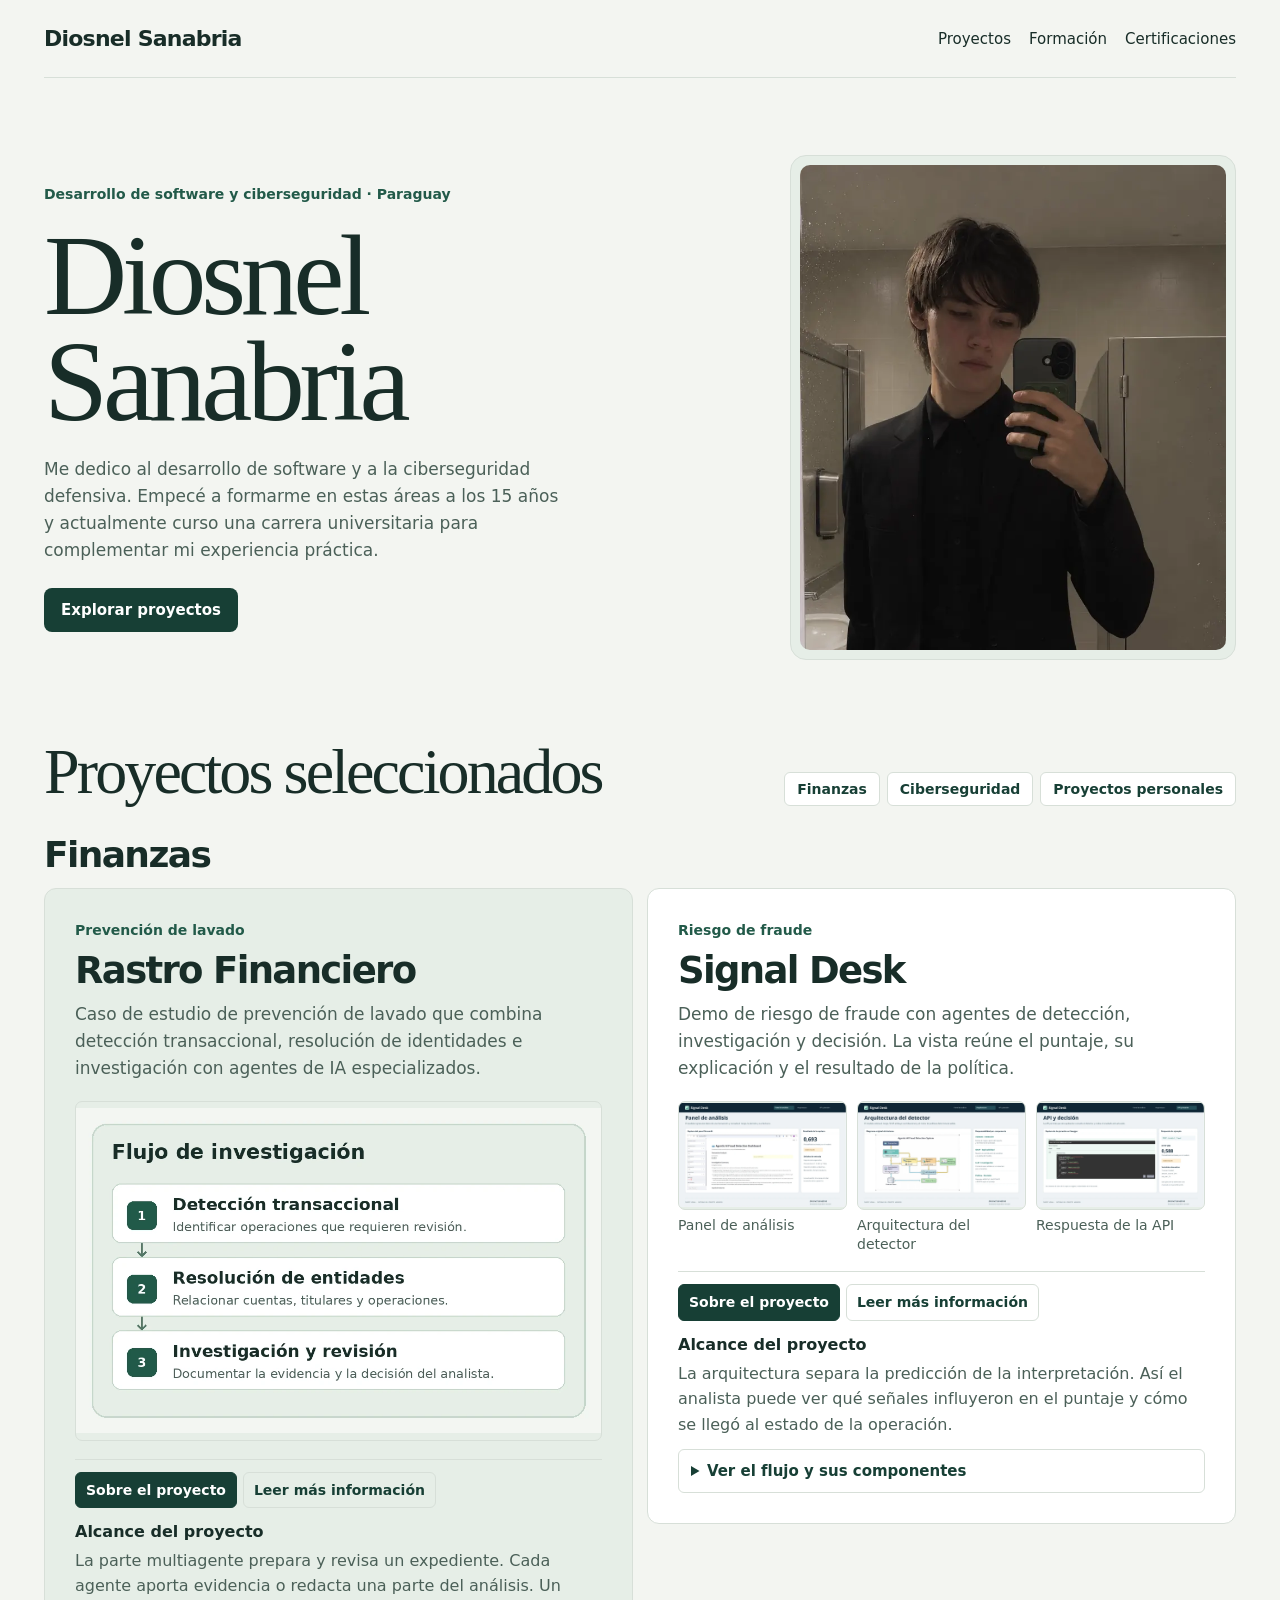
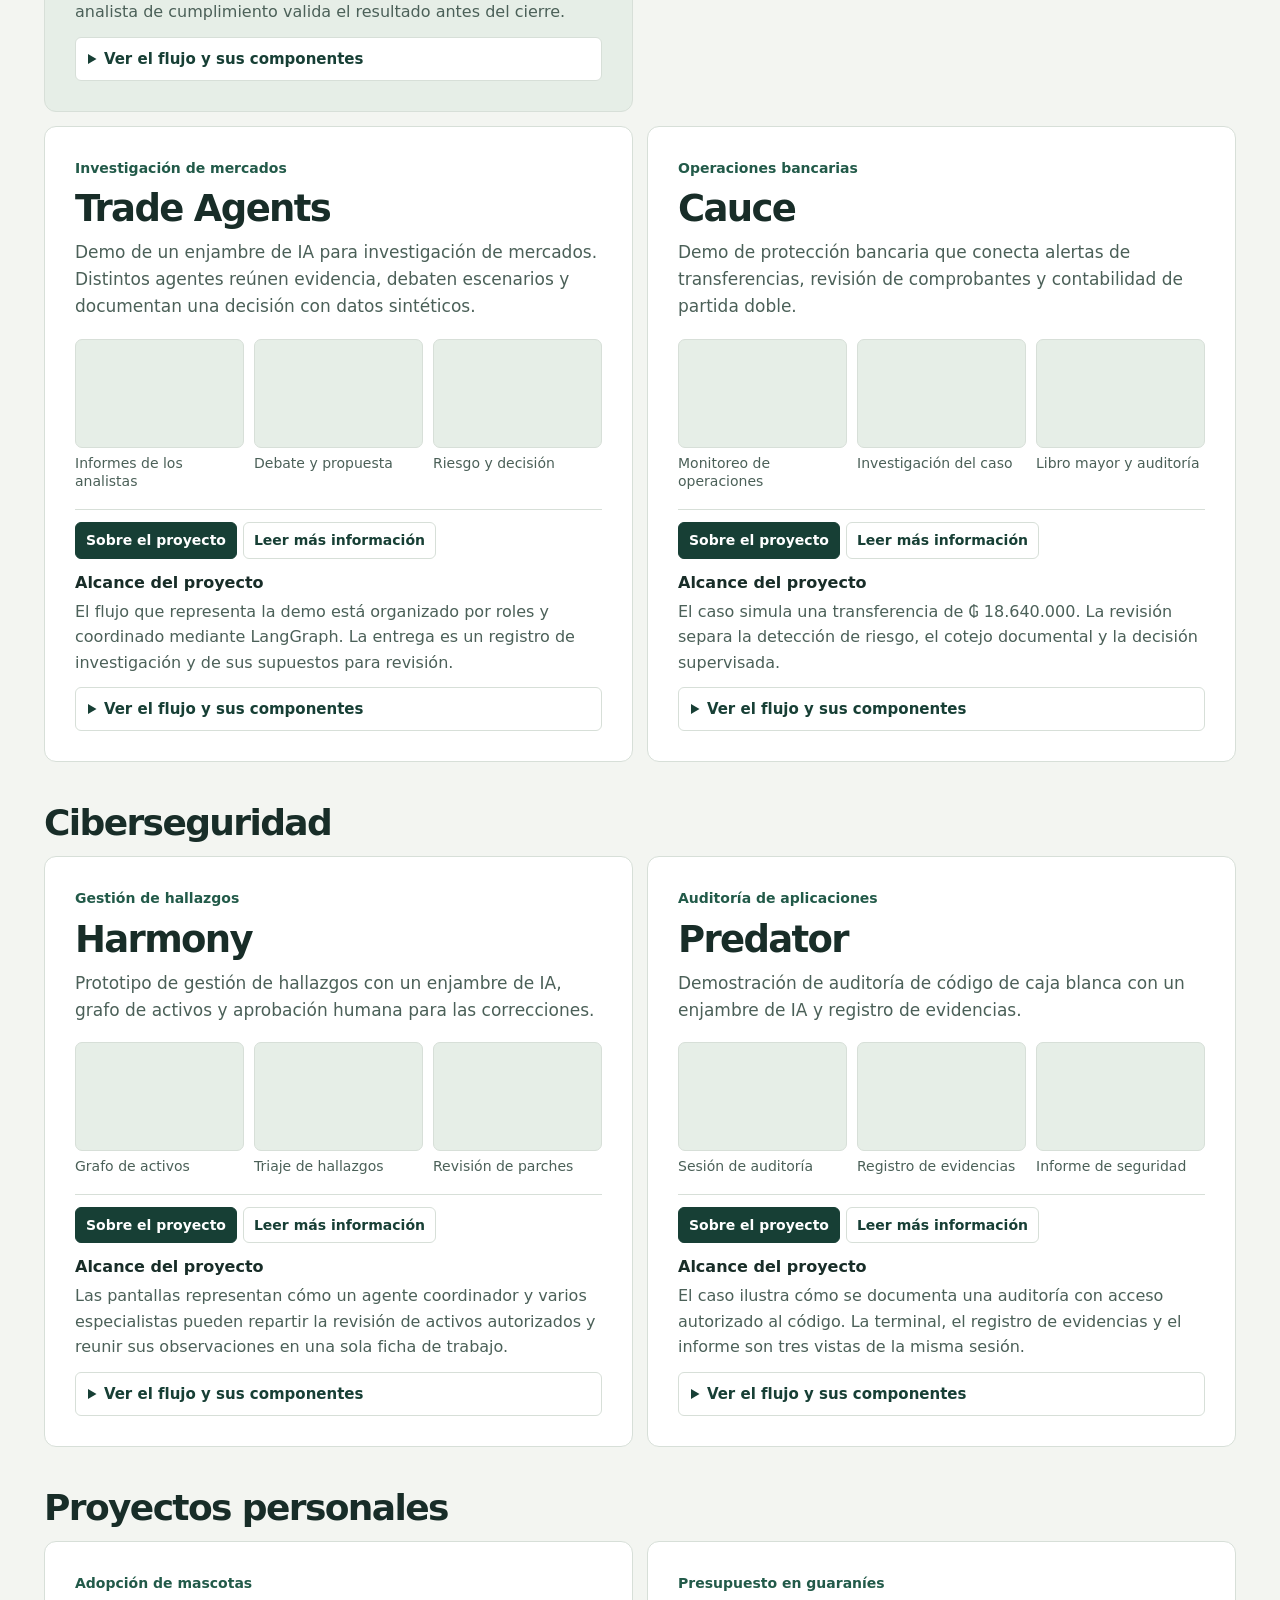
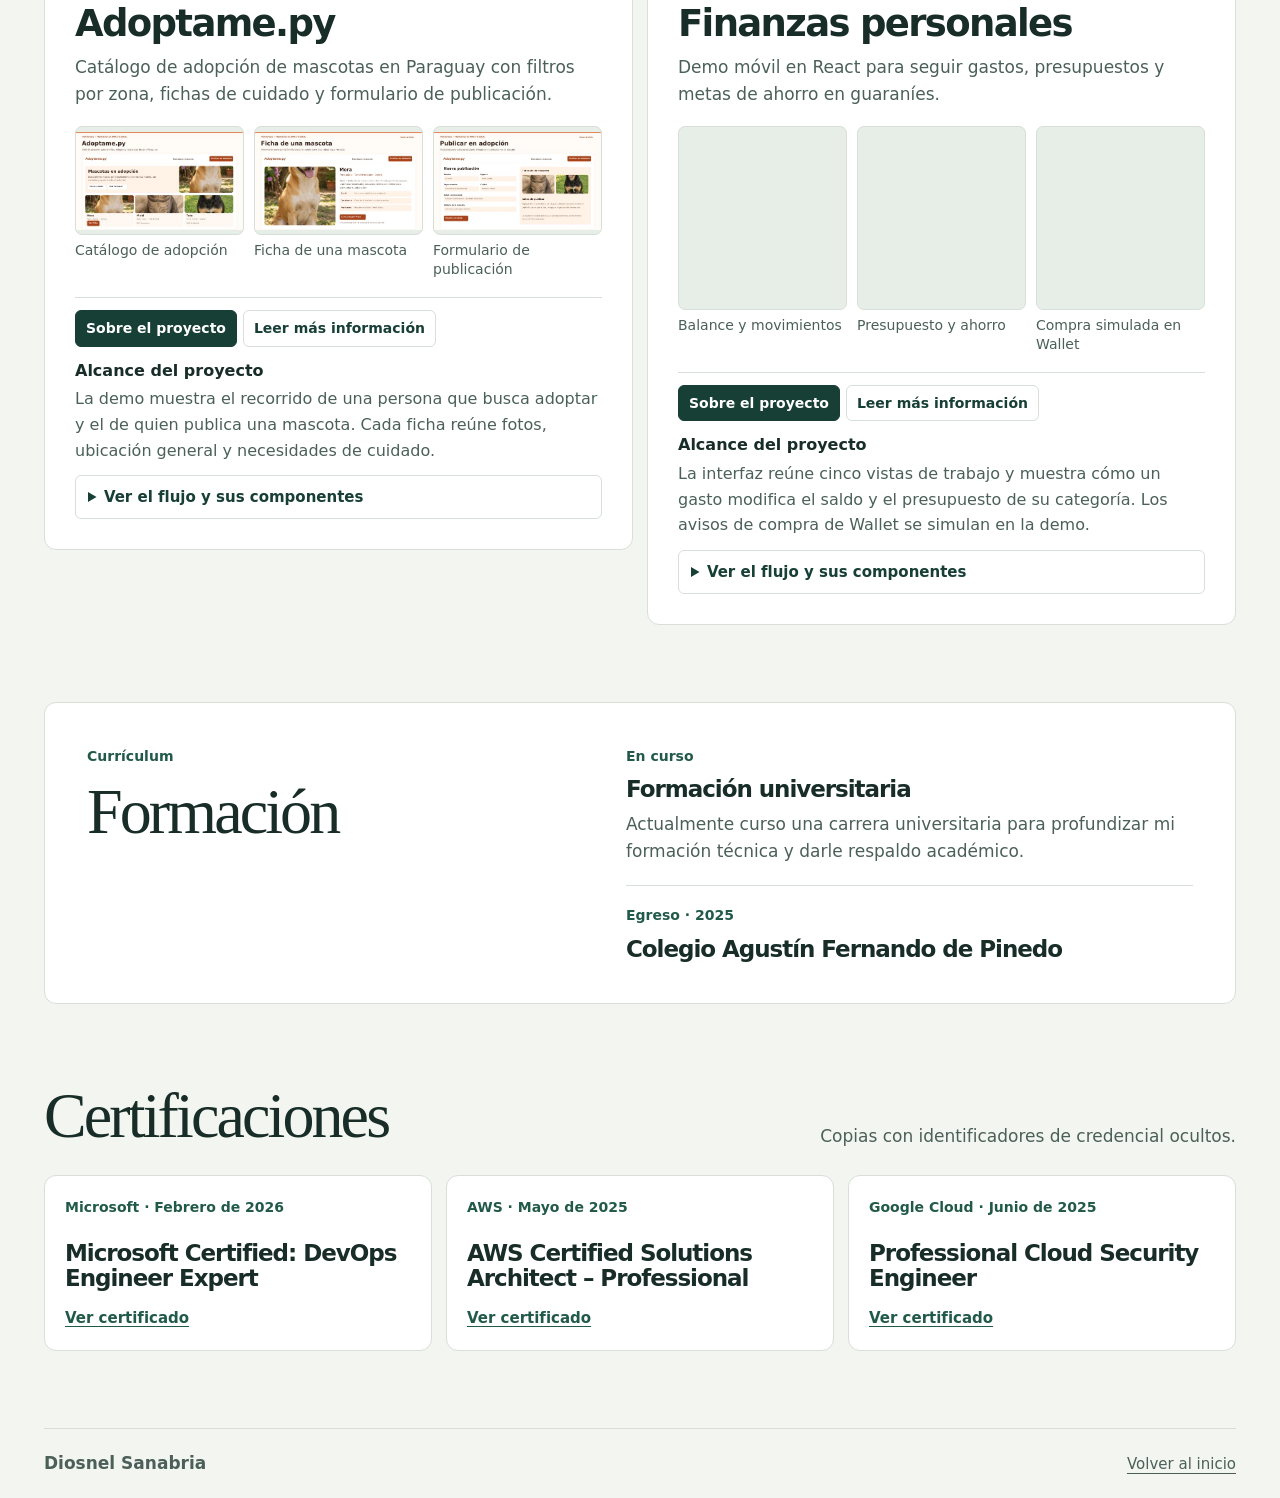
<file: index.html>
<!doctype html>
<html lang="es-PY">
<head>
<meta charset="utf-8">
<meta http-equiv="Content-Security-Policy" content="default-src 'none'; script-src 'self'; style-src 'self'; img-src 'self'; connect-src 'none'; object-src 'none'; base-uri 'none'; form-action 'none'">
<meta name="referrer" content="no-referrer">
<meta property="og:url" content="https://sanabriadiosnel86-dotcom.github.io/">
<meta name="viewport" content="width=device-width, initial-scale=1">
<meta name="theme-color" content="#f3f5f1">
<meta name="description" content="Diosnel Sanabria, desarrollo de software y ciberseguridad en Paraguay. Proyectos, formación y certificaciones.">
<meta property="og:title" content="Diosnel Sanabria · Portafolio">
<meta property="og:description" content="Portafolio de proyectos de software, finanzas y seguridad defensiva.">
<meta property="og:type" content="website">
<meta property="og:image" content="https://sanabriadiosnel86-dotcom.github.io/asset-share.png">
<title>Diosnel Sanabria · Portafolio</title>
<link rel="stylesheet" href="style.css">
<script src="gallery.js" defer></script>
<script src="project-tabs.js" defer></script>
</head>
<body>
<header class="top wrap"><a class="brand" href="#inicio">Diosnel Sanabria</a><nav aria-label="Navegación"><a href="#proyectos">Proyectos</a><a href="#formacion">Formación</a><a href="#certificaciones">Certificaciones</a></nav></header>
<main class="wrap" id="inicio">
<section class="hero" aria-labelledby="nombre">
<div class="hero-copy"><p class="eyebrow">Desarrollo de software y ciberseguridad · Paraguay</p>
<h1 id="nombre">Diosnel<br>Sanabria</h1>
<p class="intro">Me dedico al desarrollo de software y a la ciberseguridad defensiva. Empecé a formarme en estas áreas a los 15 años y actualmente curso una carrera universitaria para complementar mi experiencia práctica.</p>
<div class="actions"><a class="button" href="#proyectos">Explorar proyectos</a></div></div>
<figure class="portrait"><img src="asset-diosnel.webp" srcset="asset-diosnel-480.webp 480w, asset-diosnel-760.webp 760w, asset-diosnel.webp 920w" sizes="(max-width: 760px) calc(100vw - 32px), 520px" width="920" height="1060" fetchpriority="high" alt="Retrato de Diosnel Sanabria"></figure>
</section>
<section id="proyectos" class="section" aria-labelledby="proyectos-titulo">
  <div class="section-head">
    <h2 id="proyectos-titulo">Proyectos seleccionados</h2>
    <nav class="project-nav" aria-label="Áreas de trabajo">
      <a href="#finanzas">Finanzas</a>
      <a href="#ciberseguridad">Ciberseguridad</a>
      <a href="#personales">Proyectos personales</a>
    </nav>
  </div>
<section class="project-group" id="finanzas" aria-labelledby="finanzas-titulo">
  <h3 id="finanzas-titulo">Finanzas</h3>
  <div class="case-grid"><article class="case case-feature" id="rastro-financiero">
  <div class="case-copy">
    <p class="eyebrow">Prevención de lavado</p>
    <h4>Rastro Financiero</h4>
    <p>Caso de estudio de prevención de lavado que combina detección transaccional, resolución de identidades e investigación con agentes de IA especializados.</p>
  </div>
  <figure>
    <a class="image-link" href="project-rastro-financiero.webp" data-gallery="rastro-financiero" data-label="Flujo de investigación" aria-label="Ampliar: flujo de investigación">
      <img loading="lazy" decoding="async" src="project-rastro-financiero.webp" width="1000" height="620" alt="Detección de operaciones, resolución de entidades e investigación con evidencia.">
    </a>
  </figure>
  <div class="project-detail" data-project-tabs>
    <div class="detail-tabs" data-tab-list hidden>
      <button type="button" data-tab="overview">Sobre el proyecto</button>
      <button type="button" data-tab="local">Leer más información</button>
    </div>
    <section class="detail-panel" id="rastro-financiero-overview" data-panel="overview" aria-labelledby="rastro-financiero-overview-title">
      <h5 id="rastro-financiero-overview-title">Alcance del proyecto</h5>
      <p>La parte multiagente prepara y revisa un expediente. Cada agente aporta evidencia o redacta una parte del análisis. Un analista de cumplimiento valida el resultado antes del cierre.</p>
      <details class="project-flow">
        <summary>Ver el flujo y sus componentes</summary>
        <ul>
          <li><strong>Detección</strong> Los movimientos se contrastan con el perfil del cliente, reglas y operaciones similares para priorizar alertas.</li>
          <li><strong>Resolución de entidades</strong> La búsqueda por texto y similitud vectorial propone registros que podrían corresponder a la misma entidad. Los vínculos entre cuentas y contrapartes aportan contexto a la revisión.</li>
          <li><strong>Investigación multiagente</strong> El agente de triaje reúne movimientos, identidades, relaciones y listas de vigilancia. El analista del caso examina vínculos y patrones temporales, y los subagentes profundizan en pistas concretas.</li>
          <li><strong>Borrador y validación</strong> Un agente prepara el borrador del reporte. El control de calidad puede devolverlo para ajustes. La revisión humana determina qué se incorpora al expediente final.</li>
        </ul>
      </details>
    </section>
    <section class="detail-panel" id="rastro-financiero-local" data-panel="local" aria-labelledby="rastro-financiero-local-title">
      <h5 id="rastro-financiero-local-title">Beneficio potencial para Paraguay</h5>
      <p>Bancos y cooperativas paraguayas podrían reunir en un solo expediente movimientos que hoy se revisan en distintas fuentes y dar continuidad a un caso cuando cambia el analista.</p>
      <h5>Implementación prevista</h5>
      <p>El piloto empezaría con transacciones en guaraníes anonimizadas o sintéticas, identificadores normalizados y tipologías acordadas con cumplimiento. La revisión humana confirmaría las relaciones y las alertas antes de incorporar el flujo a casos reales. Se medirían el tiempo por expediente y las alertas que terminan sin hallazgo.</p>
    </section>
  </div>
</article>
<article class="case" id="signal">
  <div class="case-copy">
    <p class="eyebrow">Riesgo de fraude</p>
    <h4>Signal Desk</h4>
    <p>Demo de riesgo de fraude con agentes de detección, investigación y decisión. La vista reúne el puntaje, su explicación y el resultado de la política.</p>
  </div>
  <div class="screens">
<figure>
  <a class="image-link" href="project-signal-1.webp" data-gallery="signal" data-label="Panel de análisis" aria-label="Ampliar: Panel de análisis">
    <img loading="lazy" decoding="async" src="project-signal-1.webp" width="776" height="485" alt="Panel de análisis">
  </a>
  <figcaption>Panel de análisis</figcaption>
</figure>
<figure>
  <a class="image-link" href="project-signal-2.webp" data-gallery="signal" data-label="Arquitectura del detector" aria-label="Ampliar: Arquitectura del detector">
    <img loading="lazy" decoding="async" src="project-signal-2.webp" width="776" height="485" alt="Arquitectura del detector">
  </a>
  <figcaption>Arquitectura del detector</figcaption>
</figure>
<figure>
  <a class="image-link" href="project-signal-3.webp" data-gallery="signal" data-label="Respuesta de la API" aria-label="Ampliar: Respuesta de la API">
    <img loading="lazy" decoding="async" src="project-signal-3.webp" width="776" height="485" alt="Respuesta de la API">
  </a>
  <figcaption>Respuesta de la API</figcaption>
</figure>
</div>
  <div class="project-detail" data-project-tabs>
    <div class="detail-tabs" data-tab-list hidden>
      <button type="button" data-tab="overview">Sobre el proyecto</button>
      <button type="button" data-tab="local">Leer más información</button>
    </div>
    <section class="detail-panel" id="signal-overview" data-panel="overview" aria-labelledby="signal-overview-title">
      <h5 id="signal-overview-title">Alcance del proyecto</h5>
      <p>La arquitectura separa la predicción de la interpretación. Así el analista puede ver qué señales influyeron en el puntaje y cómo se llegó al estado de la operación.</p>
      <details class="project-flow">
        <summary>Ver el flujo y sus componentes</summary>
        <ul>
          <li><strong>Detección</strong> El agente de detección usa XGBoost para estimar el riesgo según variables de la operación y su historial.</li>
          <li><strong>Explicación e investigación</strong> SHAP muestra cuánto aportó cada variable al puntaje del modelo. El agente de investigación usa un modelo de lenguaje para resumir esas señales para el analista.</li>
          <li><strong>Decisión</strong> El agente de decisión aplica la política de fraude y devuelve un estado de aprobación, investigación o bloqueo. La captura de ejemplo devuelve INVESTIGATE.</li>
          <li><strong>Consulta</strong> El panel en Streamlit muestra la evaluación. La API en FastAPI recibe la consulta mediante POST /predict_fraud y devuelve el resultado para revisión o integración.</li>
        </ul>
      </details>
    </section>
    <section class="detail-panel" id="signal-local" data-panel="local" aria-labelledby="signal-local-title">
      <h5 id="signal-local-title">Beneficio potencial para Paraguay</h5>
      <p>Una fintech o un procesador de pagos local podría ordenar alertas de fraude según su riesgo y darle al analista contexto para decidir qué operaciones revisar primero.</p>
      <h5>Implementación prevista</h5>
      <p>Se validaría el modelo con operaciones históricas etiquetadas, separadas por fecha, y se ajustaría el umbral al volumen que puede revisar el equipo. La API correría en paralelo al proceso actual antes de intervenir en decisiones. El piloto mediría cuántos fraudes detecta y cuántas operaciones legítimas envía a revisión.</p>
    </section>
  </div>
</article>
<article class="case" id="trade">
  <div class="case-copy">
    <p class="eyebrow">Investigación de mercados</p>
    <h4>Trade Agents</h4>
    <p>Demo de un enjambre de IA para investigación de mercados. Distintos agentes reúnen evidencia, debaten escenarios y documentan una decisión con datos sintéticos.</p>
  </div>
  <div class="screens">
<figure>
  <a class="image-link" href="project-trade-1.webp" data-gallery="trade" data-label="Informes de los analistas" aria-label="Ampliar: Informes de los analistas">
    <img loading="lazy" decoding="async" src="project-trade-1.webp" width="1450" height="796" alt="Informes de los analistas">
  </a>
  <figcaption>Informes de los analistas</figcaption>
</figure>
<figure>
  <a class="image-link" href="project-trade-2.webp" data-gallery="trade" data-label="Debate y propuesta" aria-label="Ampliar: Debate y propuesta">
    <img loading="lazy" decoding="async" src="project-trade-2.webp" width="1450" height="796" alt="Debate y propuesta">
  </a>
  <figcaption>Debate y propuesta</figcaption>
</figure>
<figure>
  <a class="image-link" href="project-trade-3.webp" data-gallery="trade" data-label="Riesgo y decisión" aria-label="Ampliar: Riesgo y decisión">
    <img loading="lazy" decoding="async" src="project-trade-3.webp" width="1450" height="796" alt="Riesgo y decisión">
  </a>
  <figcaption>Riesgo y decisión</figcaption>
</figure>
</div>
  <div class="project-detail" data-project-tabs>
    <div class="detail-tabs" data-tab-list hidden>
      <button type="button" data-tab="overview">Sobre el proyecto</button>
      <button type="button" data-tab="local">Leer más información</button>
    </div>
    <section class="detail-panel" id="trade-overview" data-panel="overview" aria-labelledby="trade-overview-title">
      <h5 id="trade-overview-title">Alcance del proyecto</h5>
      <p>El flujo que representa la demo está organizado por roles y coordinado mediante LangGraph. La entrega es un registro de investigación y de sus supuestos para revisión.</p>
      <details class="project-flow">
        <summary>Ver el flujo y sus componentes</summary>
        <ul>
          <li><strong>Analistas especializados</strong> Los analistas fundamental, técnico, de noticias y de sentimiento preparan informes independientes a partir de distintas fuentes.</li>
          <li><strong>Debate</strong> Los investigadores alcista y bajista contrastan sus argumentos y señalan qué evidencias faltan o se contradicen.</li>
          <li><strong>Propuesta</strong> El agente operador convierte el debate en una propuesta simulada y deja constancia de las razones que la sustentan.</li>
          <li><strong>Riesgo y cierre</strong> Los agentes de riesgo revisan la exposición y pueden devolver la propuesta para ajustes. El rol de gestión de cartera registra la decisión final de la simulación.</li>
        </ul>
      </details>
    </section>
    <section class="detail-panel" id="trade-local" data-panel="local" aria-labelledby="trade-local-title">
      <h5 id="trade-local-title">Beneficio potencial para Paraguay</h5>
      <p>Podría servir en aulas universitarias y mesas de análisis paraguayas para comparar escenarios vinculados al tipo de cambio, las tasas o los sectores productivos mediante informes trazables.</p>
      <h5>Implementación prevista</h5>
      <p>El piloto empezaría con series públicas fechadas y casos preparados sobre guaraníes, dólar y variables sectoriales. Cada informe indicaría sus fuentes y pasaría por revisión humana. La primera entrega sería un informe de investigación para discusión, sin conexión con una plataforma de ejecución.</p>
    </section>
  </div>
</article>
<article class="case" id="cauce">
  <div class="case-copy">
    <p class="eyebrow">Operaciones bancarias</p>
    <h4>Cauce</h4>
    <p>Demo de protección bancaria que conecta alertas de transferencias, revisión de comprobantes y contabilidad de partida doble.</p>
  </div>
  <div class="screens">
<figure>
  <a class="image-link" href="project-cauce-1.webp" data-gallery="cauce" data-label="Monitoreo de operaciones" aria-label="Ampliar: Monitoreo de operaciones">
    <img loading="lazy" decoding="async" src="project-cauce-1.webp" width="1450" height="894" alt="Monitoreo de operaciones">
  </a>
  <figcaption>Monitoreo de operaciones</figcaption>
</figure>
<figure>
  <a class="image-link" href="project-cauce-2.webp" data-gallery="cauce" data-label="Investigación del caso" aria-label="Ampliar: Investigación del caso">
    <img loading="lazy" decoding="async" src="project-cauce-2.webp" width="1450" height="894" alt="Investigación del caso">
  </a>
  <figcaption>Investigación del caso</figcaption>
</figure>
<figure>
  <a class="image-link" href="project-cauce-3.webp" data-gallery="cauce" data-label="Libro mayor y auditoría" aria-label="Ampliar: Libro mayor y auditoría">
    <img loading="lazy" decoding="async" src="project-cauce-3.webp" width="1450" height="894" alt="Libro mayor y auditoría">
  </a>
  <figcaption>Libro mayor y auditoría</figcaption>
</figure>
</div>
  <div class="project-detail" data-project-tabs>
    <div class="detail-tabs" data-tab-list hidden>
      <button type="button" data-tab="overview">Sobre el proyecto</button>
      <button type="button" data-tab="local">Leer más información</button>
    </div>
    <section class="detail-panel" id="cauce-overview" data-panel="overview" aria-labelledby="cauce-overview-title">
      <h5 id="cauce-overview-title">Alcance del proyecto</h5>
      <p>El caso simula una transferencia de ₲ 18.640.000. La revisión separa la detección de riesgo, el cotejo documental y la decisión supervisada.</p>
      <details class="project-flow">
        <summary>Ver el flujo y sus componentes</summary>
        <ul>
          <li><strong>Monitoreo</strong> El movimiento TX-7612 genera una alerta por un importe atípico y un beneficiario nuevo. Queda retenido para revisión en el caso de prueba.</li>
          <li><strong>Cotejo documental</strong> El reconocimiento óptico de caracteres (OCR) extrae datos del comprobante. El analista contrasta una diferencia de ₲ 180.000 y verifica el destino contra la evidencia.</li>
          <li><strong>Doble control</strong> Una persona prepara el expediente y otra decide sobre la liberación de la operación. El historial conserva las acciones y las personas responsables.</li>
          <li><strong>Libro mayor</strong> El ejemplo muestra los débitos y créditos del mismo movimiento y el control que evita contabilizarlo dos veces.</li>
        </ul>
      </details>
    </section>
    <section class="detail-panel" id="cauce-local" data-panel="local" aria-labelledby="cauce-local-title">
      <h5 id="cauce-local-title">Beneficio potencial para Paraguay</h5>
      <p>Una entidad financiera paraguaya podría usar el flujo para ordenar revisiones de transferencias en guaraníes y comprobar que cada resolución coincida con el movimiento registrado.</p>
      <h5>Implementación prevista</h5>
      <p>El piloto partiría de movimientos de prueba y un flujo de conciliación de solo lectura. Operaciones y auditoría definirían qué casos requieren una segunda aprobación. Se medirían el tiempo de resolución y la proporción de casos con expediente completo.</p>
    </section>
  </div>
</article></div>
</section>
<section class="project-group" id="ciberseguridad" aria-labelledby="ciberseguridad-titulo">
  <h3 id="ciberseguridad-titulo">Ciberseguridad</h3>
  <div class="case-grid"><article class="case" id="harmony">
  <div class="case-copy">
    <p class="eyebrow">Gestión de hallazgos</p>
    <h4>Harmony</h4>
    <p>Prototipo de gestión de hallazgos con un enjambre de IA, grafo de activos y aprobación humana para las correcciones.</p>
  </div>
  <div class="screens">
<figure>
  <a class="image-link" href="project-harmony-1.webp" data-gallery="harmony" data-label="Grafo de activos" aria-label="Ampliar: Grafo de activos">
    <img loading="lazy" decoding="async" src="project-harmony-1.webp" width="748" height="426" alt="Grafo de activos">
  </a>
  <figcaption>Grafo de activos</figcaption>
</figure>
<figure>
  <a class="image-link" href="project-harmony-2.webp" data-gallery="harmony" data-label="Triaje de hallazgos" aria-label="Ampliar: Triaje de hallazgos">
    <img loading="lazy" decoding="async" src="project-harmony-2.webp" width="748" height="426" alt="Triaje de hallazgos">
  </a>
  <figcaption>Triaje de hallazgos</figcaption>
</figure>
<figure>
  <a class="image-link" href="project-harmony-3.webp" data-gallery="harmony" data-label="Revisión de parches" aria-label="Ampliar: Revisión de parches">
    <img loading="lazy" decoding="async" src="project-harmony-3.webp" width="748" height="426" alt="Revisión de parches">
  </a>
  <figcaption>Revisión de parches</figcaption>
</figure>
</div>
  <div class="project-detail" data-project-tabs>
    <div class="detail-tabs" data-tab-list hidden>
      <button type="button" data-tab="overview">Sobre el proyecto</button>
      <button type="button" data-tab="local">Leer más información</button>
    </div>
    <section class="detail-panel" id="harmony-overview" data-panel="overview" aria-labelledby="harmony-overview-title">
      <h5 id="harmony-overview-title">Alcance del proyecto</h5>
      <p>Las pantallas representan cómo un agente coordinador y varios especialistas pueden repartir la revisión de activos autorizados y reunir sus observaciones en una sola ficha de trabajo.</p>
      <details class="project-flow">
        <summary>Ver el flujo y sus componentes</summary>
        <ul>
          <li><strong>Inventario</strong> El grafo conecta servicios, repositorios y dependencias con sus responsables. La vista permite entender qué activos se podrían ver afectados por un cambio.</li>
          <li><strong>Revisión colaborativa</strong> El coordinador reúne observaciones sobre contexto, evidencia y prioridad. Las contribuciones de los especialistas permiten comparar hallazgos antes de derivarlos al responsable.</li>
          <li><strong>Corrección propuesta</strong> La ficha reúne el cambio sugerido, los activos afectados y las pruebas previstas. La persona responsable revisa la propuesta y deja constancia de su decisión.</li>
        </ul>
      </details>
    </section>
    <section class="detail-panel" id="harmony-local" data-panel="local" aria-labelledby="harmony-local-title">
      <h5 id="harmony-local-title">Beneficio potencial para Paraguay</h5>
      <p>Una institución, universidad o empresa de software en Paraguay podría identificar qué servicio depende de un activo desactualizado y a quién corresponde revisar el cambio.</p>
      <h5>Implementación prevista</h5>
      <p>El piloto usaría un inventario autorizado de un solo entorno con propietarios y dependencias confirmadas. Los hallazgos se importarían desde revisiones defensivas existentes y el responsable validaría la corrección antes de aplicarla. Se medirían la cobertura del inventario y el tiempo hasta la revisión.</p>
    </section>
  </div>
</article>
<article class="case" id="predator">
  <div class="case-copy">
    <p class="eyebrow">Auditoría de aplicaciones</p>
    <h4>Predator</h4>
    <p>Demostración de auditoría de código de caja blanca con un enjambre de IA y registro de evidencias.</p>
  </div>
  <div class="screens">
<figure>
  <a class="image-link" href="project-predator-1.webp" data-gallery="predator" data-label="Sesión de auditoría" aria-label="Ampliar: Sesión de auditoría">
    <img loading="lazy" decoding="async" src="project-predator-1.webp" width="898" height="508" alt="Sesión de auditoría">
  </a>
  <figcaption>Sesión de auditoría</figcaption>
</figure>
<figure>
  <a class="image-link" href="project-predator-2.webp" data-gallery="predator" data-label="Registro de evidencias" aria-label="Ampliar: Registro de evidencias">
    <img loading="lazy" decoding="async" src="project-predator-2.webp" width="898" height="508" alt="Registro de evidencias">
  </a>
  <figcaption>Registro de evidencias</figcaption>
</figure>
<figure>
  <a class="image-link" href="project-predator-3.webp" data-gallery="predator" data-label="Informe de seguridad" aria-label="Ampliar: Informe de seguridad">
    <img loading="lazy" decoding="async" src="project-predator-3.webp" width="898" height="508" alt="Informe de seguridad">
  </a>
  <figcaption>Informe de seguridad</figcaption>
</figure>
</div>
  <div class="project-detail" data-project-tabs>
    <div class="detail-tabs" data-tab-list hidden>
      <button type="button" data-tab="overview">Sobre el proyecto</button>
      <button type="button" data-tab="local">Leer más información</button>
    </div>
    <section class="detail-panel" id="predator-overview" data-panel="overview" aria-labelledby="predator-overview-title">
      <h5 id="predator-overview-title">Alcance del proyecto</h5>
      <p>El caso ilustra cómo se documenta una auditoría con acceso autorizado al código. La terminal, el registro de evidencias y el informe son tres vistas de la misma sesión.</p>
      <details class="project-flow">
        <summary>Ver el flujo y sus componentes</summary>
        <ul>
          <li><strong>Alcance de la sesión</strong> La ficha identifica el repositorio de prueba, el entorno y el control de seguridad que se revisa.</li>
          <li><strong>Roles de revisión</strong> El diseño multiagente reparte la lectura del código, la organización de evidencias y la redacción del informe entre especialistas.</li>
          <li><strong>Hallazgo y seguimiento</strong> El informe describe el impacto observado, la corrección propuesta y el estado de revisión posterior. La evidencia se vincula a un identificador de hallazgo.</li>
        </ul>
      </details>
    </section>
    <section class="detail-panel" id="predator-local" data-panel="local" aria-labelledby="predator-local-title">
      <h5 id="predator-local-title">Beneficio potencial para Paraguay</h5>
      <p>Las organizaciones paraguayas que encargan revisiones de aplicaciones podrían recibir informes comparables y seguir el estado de las correcciones entre versiones.</p>
      <h5>Implementación prevista</h5>
      <p>La primera implementación partiría de repositorios autorizados, un ambiente de prueba y reglas claras para resguardar la evidencia. Una persona revisaría el informe antes de compartirlo y el responsable del servicio confirmaría el cierre tras validar la corrección. Se medirían los hallazgos resueltos y los cierres con evidencia verificable.</p>
    </section>
  </div>
</article></div>
</section>
<section class="project-group" id="personales" aria-labelledby="personales-titulo">
  <h3 id="personales-titulo">Proyectos personales</h3>
  <div class="case-grid"><article class="case" id="adoptame">
  <div class="case-copy">
    <p class="eyebrow">Adopción de mascotas</p>
    <h4>Adoptame.py</h4>
    <p>Catálogo de adopción de mascotas en Paraguay con filtros por zona, fichas de cuidado y formulario de publicación.</p>
  </div>
  <div class="screens">
<figure>
  <a class="image-link" href="project-adoptame-1.webp" data-gallery="adoptame" data-label="Catálogo de adopción" aria-label="Ampliar: Catálogo de adopción">
    <img loading="lazy" decoding="async" src="project-adoptame-1.webp" width="467" height="273" alt="Catálogo de adopción">
  </a>
  <figcaption>Catálogo de adopción</figcaption>
</figure>
<figure>
  <a class="image-link" href="project-adoptame-2.webp" data-gallery="adoptame" data-label="Ficha de una mascota" aria-label="Ampliar: Ficha de una mascota">
    <img loading="lazy" decoding="async" src="project-adoptame-2.webp" width="467" height="273" alt="Ficha de una mascota">
  </a>
  <figcaption>Ficha de una mascota</figcaption>
</figure>
<figure>
  <a class="image-link" href="project-adoptame-3.webp" data-gallery="adoptame" data-label="Formulario de publicación" aria-label="Ampliar: Formulario de publicación">
    <img loading="lazy" decoding="async" src="project-adoptame-3.webp" width="467" height="273" alt="Formulario de publicación">
  </a>
  <figcaption>Formulario de publicación</figcaption>
</figure>
</div>
  <div class="project-detail" data-project-tabs>
    <div class="detail-tabs" data-tab-list hidden>
      <button type="button" data-tab="overview">Sobre el proyecto</button>
      <button type="button" data-tab="local">Leer más información</button>
    </div>
    <section class="detail-panel" id="adoptame-overview" data-panel="overview" aria-labelledby="adoptame-overview-title">
      <h5 id="adoptame-overview-title">Alcance del proyecto</h5>
      <p>La demo muestra el recorrido de una persona que busca adoptar y el de quien publica una mascota. Cada ficha reúne fotos, ubicación general y necesidades de cuidado.</p>
      <details class="project-flow">
        <summary>Ver el flujo y sus componentes</summary>
        <ul>
          <li><strong>Búsqueda</strong> Los filtros ayudan a encontrar mascotas por zona y recorrer las fichas disponibles.</li>
          <li><strong>Ficha</strong> La vista individual presenta las características y los cuidados de la mascota para que la persona pueda evaluar si su hogar es adecuado.</li>
          <li><strong>Publicación</strong> El formulario reúne los datos de la mascota y sus fotos. El flujo de piloto contempla moderación y seguimiento de la disponibilidad con los refugios.</li>
        </ul>
      </details>
    </section>
    <section class="detail-panel" id="adoptame-local" data-panel="local" aria-labelledby="adoptame-local-title">
      <h5 id="adoptame-local-title">Beneficio potencial para Paraguay</h5>
      <p>Refugios, rescatistas y hogares temporales en Paraguay podrían reunir publicaciones dispersas y coordinar adopciones por municipio sin exponer domicilios particulares.</p>
      <h5>Implementación prevista</h5>
      <p>El piloto empezaría con refugios voluntarios en una zona, publicaciones moderadas y estados de disponibilidad. Las personas interesadas enviarían una solicitud que el refugio revisaría. Se medirían las fichas actualizadas, las solicitudes atendidas y las adopciones confirmadas.</p>
    </section>
  </div>
</article>
<article class="case" id="finanzas-personales">
  <div class="case-copy">
    <p class="eyebrow">Presupuesto en guaraníes</p>
    <h4>Finanzas personales</h4>
    <p>Demo móvil en React para seguir gastos, presupuestos y metas de ahorro en guaraníes.</p>
  </div>
  <div class="screens screens-phone">
<figure>
  <a class="image-link" href="project-finanzas-1.webp" data-gallery="finanzas-personales" data-label="Balance y movimientos" aria-label="Ampliar: Balance y movimientos">
    <img loading="lazy" decoding="async" src="project-finanzas-1.webp" width="570" height="1038" alt="Balance y movimientos">
  </a>
  <figcaption>Balance y movimientos</figcaption>
</figure>
<figure>
  <a class="image-link" href="project-finanzas-2.webp" data-gallery="finanzas-personales" data-label="Presupuesto y ahorro" aria-label="Ampliar: Presupuesto y ahorro">
    <img loading="lazy" decoding="async" src="project-finanzas-2.webp" width="570" height="1038" alt="Presupuesto y ahorro">
  </a>
  <figcaption>Presupuesto y ahorro</figcaption>
</figure>
<figure>
  <a class="image-link" href="project-finanzas-3.webp" data-gallery="finanzas-personales" data-label="Compra simulada en Wallet" aria-label="Ampliar: Compra simulada en Wallet">
    <img loading="lazy" decoding="async" src="project-finanzas-3.webp" width="570" height="1038" alt="Compra simulada en Wallet">
  </a>
  <figcaption>Compra simulada en Wallet</figcaption>
</figure>
</div>
  <div class="project-detail" data-project-tabs>
    <div class="detail-tabs" data-tab-list hidden>
      <button type="button" data-tab="overview">Sobre el proyecto</button>
      <button type="button" data-tab="local">Leer más información</button>
    </div>
    <section class="detail-panel" id="finanzas-personales-overview" data-panel="overview" aria-labelledby="finanzas-personales-overview-title">
      <h5 id="finanzas-personales-overview-title">Alcance del proyecto</h5>
      <p>La interfaz reúne cinco vistas de trabajo y muestra cómo un gasto modifica el saldo y el presupuesto de su categoría. Los avisos de compra de Wallet se simulan en la demo.</p>
      <details class="project-flow">
        <summary>Ver el flujo y sus componentes</summary>
        <ul>
          <li><strong>Inicio y Plan</strong> Inicio muestra el balance y los movimientos recientes. Plan reúne el presupuesto por categoría y las metas de ahorro.</li>
          <li><strong>Registro</strong> El flujo incorpora gastos en efectivo o con tarjeta y permite revisar el importe y la categoría antes de guardarlos.</li>
          <li><strong>Estadísticas</strong> La vista agrupa gastos por categoría para comparar en qué se concentra el consumo.</li>
          <li><strong>Wallet</strong> Un aviso simulado de Apple Pay o Google Wallet pasa a una vista de revisión. La persona decide si confirma el registro del gasto.</li>
        </ul>
      </details>
    </section>
    <section class="detail-panel" id="finanzas-personales-local" data-panel="local" aria-labelledby="finanzas-personales-local-title">
      <h5 id="finanzas-personales-local-title">Beneficio potencial para Paraguay</h5>
      <p>Personas que combinan efectivo, transferencias y tarjetas en Paraguay podrían consolidar sus gastos en guaraníes y entender cuánto les queda antes de fin de mes.</p>
      <h5>Implementación prevista</h5>
      <p>La primera versión priorizaría el registro manual y el guardado local, con categorías ajustables y exportación de movimientos. El aviso de ejemplo se mantendría simulado mientras se valida el flujo. El piloto observaría cuánto tarda registrar un gasto y con qué frecuencia se revisa el presupuesto.</p>
    </section>
  </div>
</article></div>
</section>
</section>
<section id="formacion" class="section education">
<div><p class="eyebrow">Currículum</p><h2>Formación</h2></div>
<div class="education-list"><article><p class="eyebrow">En curso</p><h3>Formación universitaria</h3><p>Actualmente curso una carrera universitaria para profundizar mi formación técnica y darle respaldo académico.</p></article>
<article><p class="eyebrow">Egreso · 2025</p><h3>Colegio Agustín Fernando de Pinedo</h3></article></div>
</section>
<section id="certificaciones" class="section">
<div class="section-head"><h2>Certificaciones</h2><p>Copias con identificadores de credencial ocultos.</p></div>
<div class="credentials">
<article><p class="eyebrow">Microsoft · Febrero de 2026</p><h3>Microsoft Certified: DevOps Engineer Expert</h3><a class="text-link" href="asset-microsoft.webp" data-gallery="certificados" data-label="Microsoft">Ver certificado</a></article>
<article><p class="eyebrow">AWS · Mayo de 2025</p><h3>AWS Certified Solutions Architect – Professional</h3><a class="text-link" href="asset-aws.webp" data-gallery="certificados" data-label="AWS">Ver certificado</a></article>
<article><p class="eyebrow">Google Cloud · Junio de 2025</p><h3>Professional Cloud Security Engineer</h3><a class="text-link" href="asset-google-cloud.webp" data-gallery="certificados" data-label="Google Cloud">Ver certificado</a></article>
</div></section>
</main>
<footer class="wrap footer"><strong>Diosnel Sanabria</strong><a href="#inicio">Volver al inicio</a></footer>
<dialog id="viewer" aria-label="Galería ampliada"><div class="viewer-content"><div class="viewer-bar"><strong id="viewer-caption" aria-live="polite"></strong><button type="button" id="close-viewer">Cerrar</button></div><img id="viewer-image" alt=""><div class="viewer-controls"><button type="button" id="previous">Anterior</button><span id="viewer-count"></span><button type="button" id="next">Siguiente</button></div></div></dialog>
</body></html>
</file>
<file: style.css>
:root {
  color-scheme: light;
  --paper: #f3f5f1;
  --surface: #fff;
  --ink: #182d28;
  --muted: #4b6058;
  --accent: #225a49;
  --accent-dark: #173f35;
  --line: #d7dfd8;
  --tint: #e6eee7;
  --focus: #846027;
}

* { box-sizing: border-box; }
html { scroll-behavior: smooth; }
body {
  margin: 0;
  background: var(--paper);
  color: var(--ink);
  font: 17px/1.6 system-ui, -apple-system, sans-serif;
}

a { color: inherit; }
:focus-visible { outline: 3px solid var(--focus); outline-offset: 4px; }
button { font: inherit; cursor: pointer; }
figure { margin: 0; }
img { max-width: 100%; }
.wrap { width: min(1192px, calc(100% - 64px)); margin-inline: auto; }
.top, .footer { display: flex; justify-content: space-between; align-items: center; gap: 20px; padding-block: 21px; }
.top { border-bottom: 1px solid var(--line); }
.brand { font-weight: 750; letter-spacing: -.035em; font-size: 22px; text-decoration: none; }
.top nav, .actions, .project-nav { display: flex; align-items: center; flex-wrap: wrap; gap: 18px; }
.top nav a, .footer a { font-size: 15px; text-underline-offset: .25em; }
.top nav a { text-decoration: none; }
.top nav a:hover { text-decoration: underline; }

.hero {
  display: grid;
  grid-template-columns: minmax(0, 1.2fr) minmax(0, .8fr);
  align-items: center;
  gap: clamp(24px, 6vw, 85px);
  padding-block: clamp(36px, 6vw, 82px);
}
.hero h1, h2, h3, h4 { margin: 0; line-height: 1.08; letter-spacing: -.045em; }
.hero h1, h2 { font-family: Georgia, 'Times New Roman', serif; font-weight: 500; }
.hero h1 { font-size: clamp(62px, 9vw, 125px); line-height: .92; margin-block: 16px 22px; }
h2 { font-size: clamp(35px, 5vw, 64px); }
h3 { font-size: clamp(25px, 3vw, 36px); }
h4 { font-size: clamp(25px, 3vw, 37px); }
.eyebrow { color: var(--accent); font-size: 14px; font-weight: 700; margin: 0 0 10px; }
.intro { max-width: 520px; color: var(--muted); margin: 0 0 23px; }
.portrait {
  padding: 9px;
  background: var(--tint);
  border: 1px solid var(--line);
  border-radius: 16px;
}
.portrait img { display: block; width: 100%; height: clamp(335px, 38vw, 485px); object-fit: cover; object-position: center 34%; border-radius: 10px; }

.button {
  display: inline-block;
  padding: 10px 17px;
  border-radius: 8px;
  background: var(--accent-dark);
  color: #fff;
  text-decoration: none;
  font-size: 15px;
  font-weight: 700;
}
.button:hover { background: var(--accent); }
.text-link { color: var(--accent); font-size: 15px; font-weight: 700; text-underline-offset: .22em; }

.section { scroll-margin-top: 24px; margin-bottom: clamp(42px, 6vw, 80px); }
.section-head { display: flex; flex-wrap: wrap; justify-content: space-between; align-items: end; gap: 15px 25px; margin-bottom: 25px; }
.section-head p { color: var(--muted); margin: 0; }
.project-nav { gap: 7px; }
.project-nav a {
  padding: 5px 12px;
  border: 1px solid var(--line);
  border-radius: 6px;
  background: var(--surface);
  color: var(--accent-dark);
  font-weight: 650;
  font-size: 14px;
  text-decoration: none;
}
.project-nav a:hover { background: var(--tint); }
.project-group { scroll-margin-top: 24px; margin-block: 30px 42px; }
.project-group > h3 { margin-bottom: 13px; }
.case-grid { display: grid; grid-template-columns: repeat(2, minmax(0, 1fr)); align-items: start; gap: 14px; }
.case, .education, .credentials article {
  border: 1px solid var(--line);
  border-radius: 12px;
  background: var(--surface);
}
.case {
  display: flex;
  flex-direction: column;
  gap: 18px;
  min-width: 0;
  scroll-margin-top: 24px;
  padding: clamp(16px, 2.6vw, 30px);
}
.case-copy p:last-child { color: var(--muted); margin: 10px 0 0; max-width: 65ch; }
.case-feature { background: var(--tint); }
.screens figcaption { font-size: 14px; color: var(--muted); }

.screens { display: grid; align-items: start; grid-template-columns: repeat(3, minmax(0, 1fr)); gap: 10px; }
.screens figure { min-width: 0; }
.image-link {
  display: grid;
  place-items: center;
  aspect-ratio: 1.55;
  overflow: hidden;
  background: var(--tint);
  border: 1px solid var(--line);
  border-radius: 7px;
}
.image-link img { width: 100%; height: 100%; min-height: 0; object-fit: contain; }
.image-link:hover { border-color: var(--accent); }
.screens-phone .image-link { aspect-ratio: .92; padding: 4px; }
.screens figcaption { margin-top: 6px; line-height: 1.35; }


.education { display: grid; grid-template-columns: .95fr 1.05fr; gap: 26px; padding: clamp(19px, 4vw, 42px); }
.education-list { display: grid; gap: 20px; }
.education-list article + article { padding-top: 18px; border-top: 1px solid var(--line); }
.education-list h3, .credentials h3 { font-size: 23px; }
.education-list p:not(.eyebrow) { margin: 9px 0 0; color: var(--muted); }
.credentials { display: grid; grid-template-columns: repeat(3, minmax(0, 1fr)); gap: 14px; }
.credentials article { padding: 20px; display: flex; flex-direction: column; align-items: start; gap: 12px; }
.credentials a { margin-top: auto; padding-top: 4px; }
.footer { border-top: 1px solid var(--line); color: var(--muted); }

dialog {
  width: min(1100px, calc(100% - 24px));
  max-height: calc(100% - 24px);
  padding: 0;
  border: 1px solid var(--line);
  border-radius: 12px;
  background: var(--surface);
  color: var(--ink);
}
dialog::backdrop { background: #102820c9; }
.viewer-content { padding: 13px; }
.viewer-bar, .viewer-controls { display: flex; align-items: center; justify-content: space-between; gap: 10px; }
.viewer-bar button, .viewer-controls button {
  border: 1px solid var(--line);
  padding: 6px 10px;
  border-radius: 6px;
  background: var(--tint);
  color: var(--ink);
}
.viewer-content img { display: block; width: 100%; height: min(65vh, 720px); object-fit: contain; margin-block: 9px; background: var(--paper); }
.viewer-controls span { color: var(--muted); font-size: 14px; }

@media (max-width: 800px) {
  .wrap { width: calc(100% - 32px); }
  .top { align-items: flex-start; flex-direction: column; gap: 9px; }
  .top nav { gap: 8px 13px; }
  .hero, .case-grid, .education, .credentials { grid-template-columns: 1fr; }
  .hero { gap: 22px; }
  .portrait { width: min(100%, 460px); }
  .portrait img { height: clamp(290px, 88vw, 460px); }
  .section-head { align-items: start; }
}

@media (max-width: 420px) {
  .screens { grid-template-columns: repeat(2, minmax(0, 1fr)); }
  .screens:not(.screens-phone) figure:first-child { grid-column: 1 / -1; }
  .screens-phone { grid-template-columns: repeat(3, minmax(0, 1fr)); gap: 6px; }
}

@media (prefers-reduced-motion: reduce) { html { scroll-behavior: auto; } }

.project-detail { border-top: 1px solid var(--line); padding-top: 12px; }
.detail-tabs:not([hidden]) { display: flex; flex-wrap: wrap; gap: 6px; margin-bottom: 14px; }
.detail-tabs button {
  background: transparent;
  border: 1px solid var(--line);
  border-radius: 6px;
  color: var(--accent-dark);
  font-size: 14px;
  font-weight: 650;
  padding: 6px 10px;
}
.detail-tabs button[aria-selected="true"] {
  background: var(--accent-dark);
  border-color: var(--accent-dark);
  color: #fff;
}
.detail-panel h5 {
  color: var(--ink);
  font-size: 16px;
  line-height: 1.3;
  margin: 0 0 5px;
}
.detail-panel p {
  color: var(--muted);
  font-size: 16px;
  margin: 0 0 11px;
}
.detail-panel p:last-child { margin-bottom: 0; }
.detail-panel + .detail-panel:not([hidden]) { margin-top: 14px; }

.project-flow {
  margin-top: 12px;
  border: 1px solid var(--line);
  border-radius: 6px;
  background: var(--surface);
}
.project-flow summary {
  cursor: pointer;
  padding: 9px 12px;
  color: var(--accent-dark);
  font-size: 15px;
  font-weight: 700;
}
.project-flow ul {
  list-style: none;
  margin: 0;
  padding: 0 12px 4px;
}
.project-flow li {
  padding: 9px 0;
  border-top: 1px solid var(--line);
  color: var(--muted);
  font-size: 15px;
}
.project-flow strong {
  display: block;
  color: var(--ink);
}
</file>
